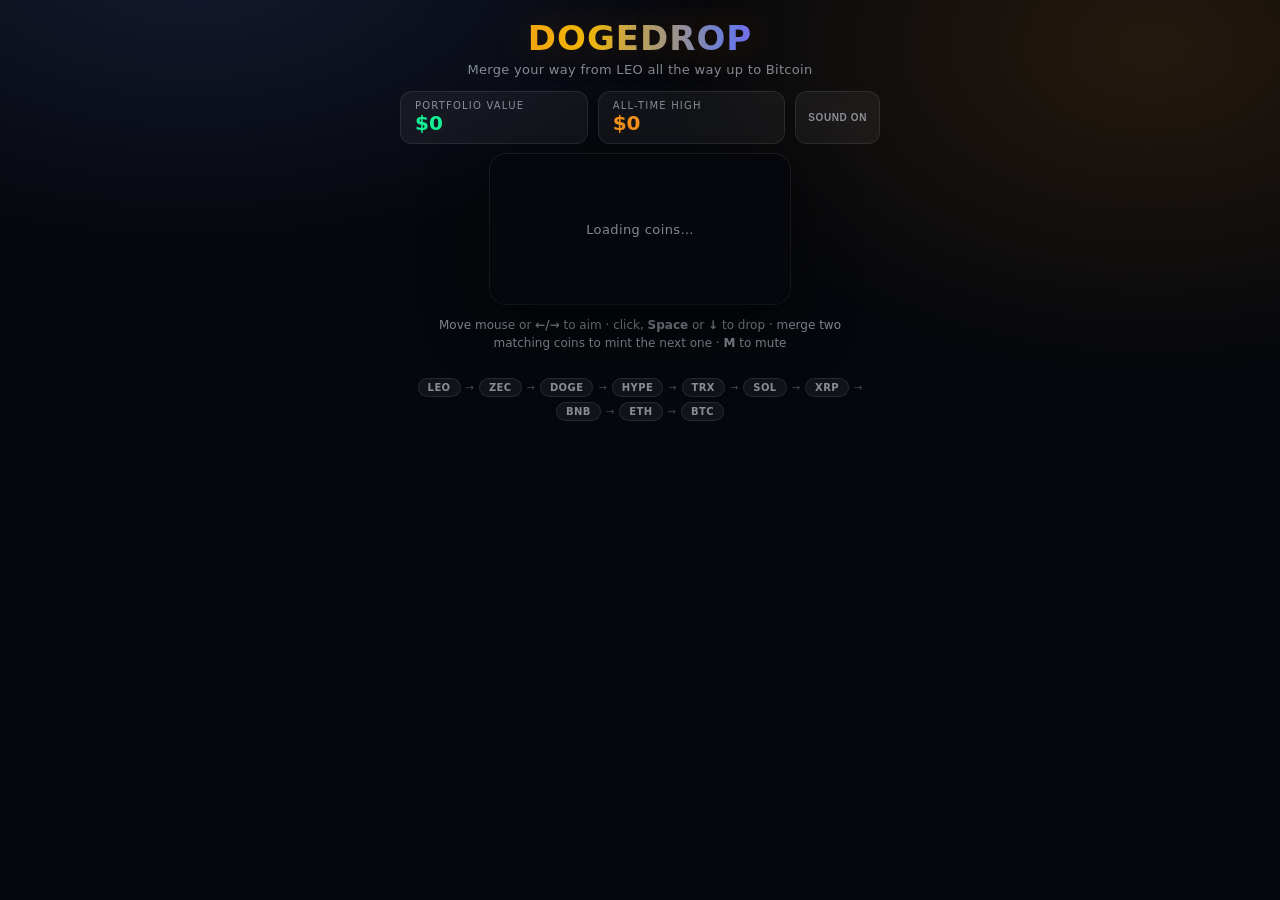
<file: index.html>
<!DOCTYPE html>
<html lang="en">
<head>
<meta charset="UTF-8">
<meta http-equiv="refresh" content="0; url=game.html">
<link rel="canonical" href="game.html">
<title>DogeDrop: Crypto Merge</title>
</head>
<body>
<p>Redirecting to <a href="game.html">DogeDrop</a>&hellip;</p>
</body>
</html>
</file>
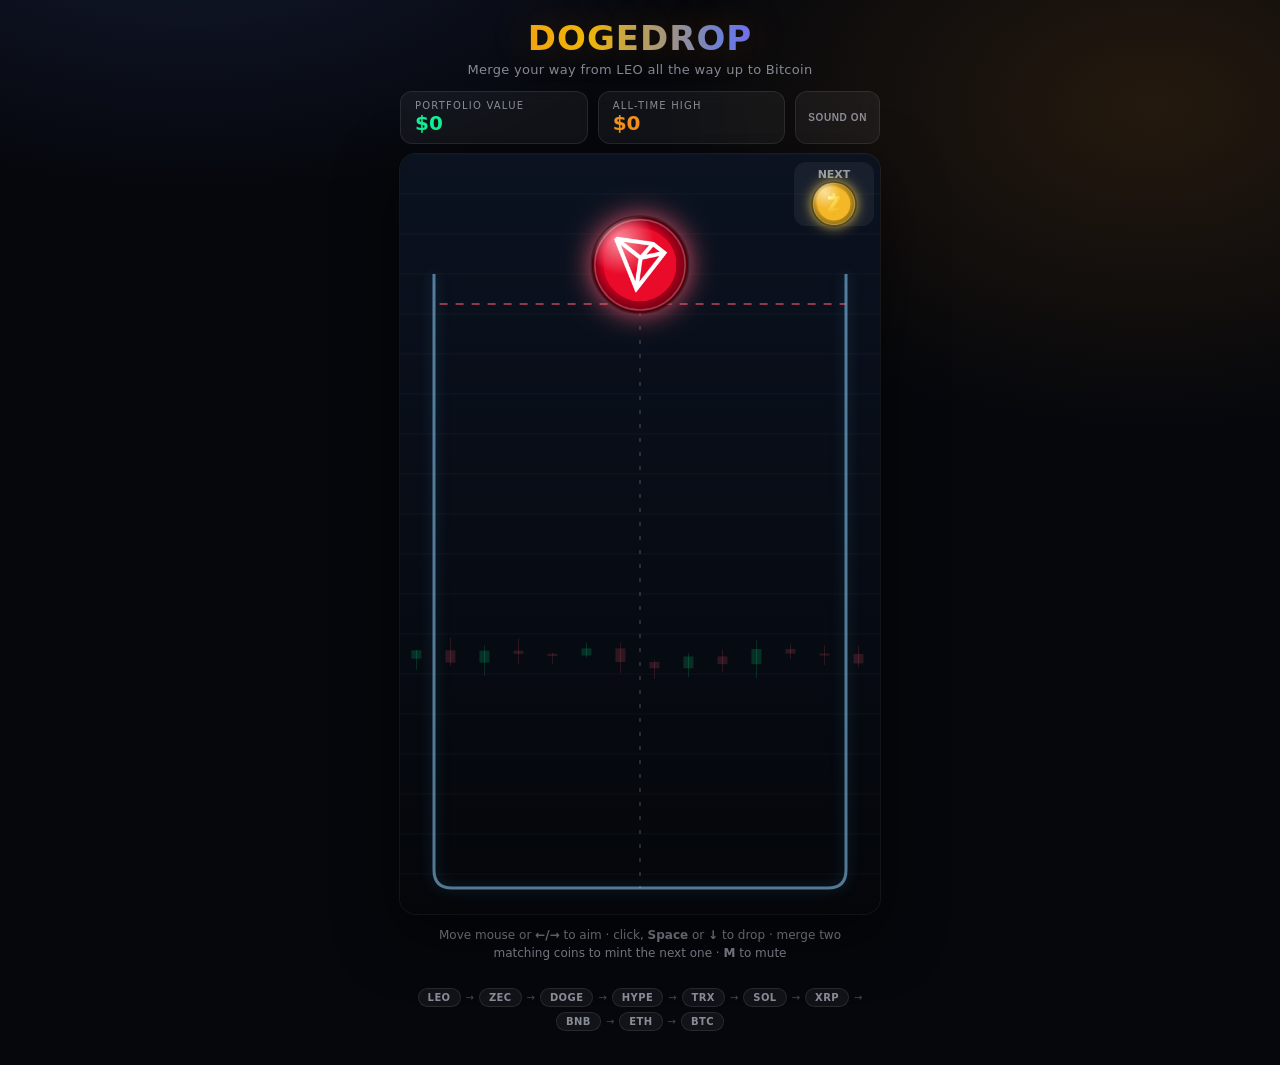
<file: game.html>
<!DOCTYPE html>
<html lang="en">
<head>
<meta charset="UTF-8">
<meta name="viewport" content="width=device-width, initial-scale=1">
<title>DogeDrop: Crypto Merge</title>
<link rel="stylesheet" href="css/style.css">
</head>
<body>
  <header>
    <h1 class="title">DOGEDROP</h1>
    <p class="subtitle">Merge your way from LEO all the way up to Bitcoin</p>
  </header>

  <div class="hud">
    <div class="stat">
      <div class="stat-label">Portfolio Value</div>
      <div class="stat-value" id="score-value">$0</div>
    </div>
    <div class="stat">
      <div class="stat-label">All-Time High</div>
      <div class="stat-value" id="ath-value">$0</div>
    </div>
    <button id="mute-btn" type="button">SOUND ON</button>
  </div>

  <div class="game-stage">
    <div id="loading" class="loading">Loading coins&hellip;</div>
    <canvas id="game-canvas"></canvas>
    <div class="game-over" id="game-over">
      <div class="game-over-panel">
        <h2>Portfolio Liquidated</h2>
        <div class="new-ath-badge" id="new-ath-badge">NEW ALL-TIME HIGH</div>
        <span id="final-score">$0</span>
        <button id="restart-btn" type="button">Trade Again</button>
      </div>
    </div>
  </div>

  <p class="instructions">
    Move mouse or <strong>←/→</strong> to aim &middot; click, <strong>Space</strong> or <strong>↓</strong> to drop &middot;
    merge two matching coins to mint the next one &middot; <strong>M</strong> to mute
  </p>

  <div class="ladder">
    <span class="ladder-chip">LEO</span><span class="ladder-arrow">&#8594;</span>
    <span class="ladder-chip">ZEC</span><span class="ladder-arrow">&#8594;</span>
    <span class="ladder-chip">DOGE</span><span class="ladder-arrow">&#8594;</span>
    <span class="ladder-chip">HYPE</span><span class="ladder-arrow">&#8594;</span>
    <span class="ladder-chip">TRX</span><span class="ladder-arrow">&#8594;</span>
    <span class="ladder-chip">SOL</span><span class="ladder-arrow">&#8594;</span>
    <span class="ladder-chip">XRP</span><span class="ladder-arrow">&#8594;</span>
    <span class="ladder-chip">BNB</span><span class="ladder-arrow">&#8594;</span>
    <span class="ladder-chip">ETH</span><span class="ladder-arrow">&#8594;</span>
    <span class="ladder-chip">BTC</span>
  </div>

  <script src="js/coins.js"></script>
  <script src="js/physics.js"></script>
  <script src="js/particles.js"></script>
  <script src="js/audio.js"></script>
  <script src="js/storage.js"></script>
  <script src="js/game.js"></script>
  <script src="js/main.js"></script>
</body>
</html>
</file>
<file: css/style.css>
:root {
  --bg: #05070c;
  --panel: rgba(255, 255, 255, 0.05);
  --panel-border: rgba(255, 255, 255, 0.09);
  --text: #eaf0ff;
  --text-dim: rgba(234, 240, 255, 0.55);
  --accent: #f7931a;
  --accent2: #627eea;
  --green: #14f195;
  --red: #ff5c77;
  --radius: 16px;
}

* { box-sizing: border-box; }

html, body {
  margin: 0;
  padding: 0;
  min-height: 100%;
  background: var(--bg);
  color: var(--text);
  font-family: system-ui, -apple-system, "Segoe UI", Roboto, Arial, sans-serif;
  overflow-x: hidden;
}

body {
  display: flex;
  flex-direction: column;
  align-items: center;
  padding: 18px 14px 34px;
  background:
    radial-gradient(ellipse 900px 500px at 15% -10%, rgba(98, 126, 234, 0.16), transparent 60%),
    radial-gradient(ellipse 900px 600px at 90% 10%, rgba(247, 147, 26, 0.13), transparent 55%),
    var(--bg);
}

header {
  text-align: center;
  margin-bottom: 14px;
}

.title {
  font-size: 34px;
  font-weight: 800;
  letter-spacing: 1px;
  margin: 0;
  background: linear-gradient(90deg, #f7931a, #f0b90a 35%, #627eea 75%, #9945ff);
  -webkit-background-clip: text;
  background-clip: text;
  color: transparent;
  text-shadow: 0 0 40px rgba(247, 147, 26, 0.25);
}

.subtitle {
  margin: 4px 0 0;
  font-size: 13px;
  color: var(--text-dim);
  letter-spacing: 0.3px;
}

.hud {
  display: flex;
  align-items: stretch;
  gap: 10px;
  width: 100%;
  max-width: 480px;
  margin-bottom: 10px;
}

.stat {
  flex: 1;
  background: var(--panel);
  border: 1px solid var(--panel-border);
  border-radius: 12px;
  padding: 8px 14px;
  backdrop-filter: blur(6px);
}

.stat-label {
  font-size: 10px;
  letter-spacing: 1.2px;
  color: var(--text-dim);
  text-transform: uppercase;
}

.stat-value {
  font-size: 20px;
  font-weight: 700;
  font-variant-numeric: tabular-nums;
}

#score-value { color: var(--green); }
#ath-value { color: var(--accent); }

#mute-btn {
  flex: 0 0 auto;
  background: var(--panel);
  border: 1px solid var(--panel-border);
  border-radius: 12px;
  color: var(--text-dim);
  font-size: 10px;
  font-weight: 700;
  letter-spacing: 0.6px;
  padding: 8px 12px;
  cursor: pointer;
  backdrop-filter: blur(6px);
}
#mute-btn:hover { color: var(--text); border-color: rgba(255,255,255,0.2); }
#mute-btn.muted { color: var(--red); }

.game-stage {
  position: relative;
  border-radius: var(--radius);
  overflow: hidden;
  box-shadow: 0 20px 60px rgba(0,0,0,0.55), 0 0 0 1px var(--panel-border);
}

canvas#game-canvas {
  display: block;
  touch-action: none;
  cursor: crosshair;
}

.loading {
  position: absolute;
  inset: 0;
  display: flex;
  align-items: center;
  justify-content: center;
  color: var(--text-dim);
  font-size: 13px;
  letter-spacing: 0.4px;
  background: var(--bg);
  z-index: 5;
}

.game-over {
  position: absolute;
  inset: 0;
  display: flex;
  align-items: center;
  justify-content: center;
  background: rgba(4, 6, 10, 0.72);
  backdrop-filter: blur(4px);
  opacity: 0;
  pointer-events: none;
  transition: opacity 0.25s ease;
}
.game-over.show { opacity: 1; pointer-events: auto; }

.game-over-panel {
  text-align: center;
  background: linear-gradient(180deg, rgba(255,255,255,0.08), rgba(255,255,255,0.03));
  border: 1px solid var(--panel-border);
  border-radius: 18px;
  padding: 28px 34px;
  min-width: 240px;
}

.game-over-panel h2 {
  margin: 0 0 4px;
  font-size: 22px;
  letter-spacing: 0.5px;
}

.new-ath-badge {
  display: none;
  margin: 6px 0 10px;
  font-size: 12px;
  font-weight: 800;
  letter-spacing: 0.8px;
  color: #0a0e17;
  background: linear-gradient(90deg, #ffd76a, #ffab4a);
  border-radius: 999px;
  padding: 4px 12px;
}

#final-score {
  display: block;
  font-size: 30px;
  font-weight: 800;
  color: var(--green);
  margin: 6px 0 18px;
}

#restart-btn {
  background: linear-gradient(90deg, var(--accent), #ffb84d);
  border: none;
  color: #1a1002;
  font-weight: 800;
  letter-spacing: 0.4px;
  padding: 11px 26px;
  border-radius: 999px;
  font-size: 14px;
  cursor: pointer;
}
#restart-btn:hover { filter: brightness(1.08); }

.instructions {
  margin-top: 12px;
  font-size: 12px;
  color: var(--text-dim);
  text-align: center;
  max-width: 460px;
  line-height: 1.5;
}

.ladder {
  display: flex;
  align-items: center;
  gap: 5px;
  margin-top: 14px;
  flex-wrap: wrap;
  justify-content: center;
  max-width: 480px;
}

.ladder-chip {
  font-size: 10px;
  font-weight: 700;
  letter-spacing: 0.4px;
  color: var(--text-dim);
  background: var(--panel);
  border: 1px solid var(--panel-border);
  border-radius: 999px;
  padding: 3px 9px;
}

.ladder-arrow {
  color: var(--text-dim);
  font-size: 10px;
  opacity: 0.5;
}
</file>
